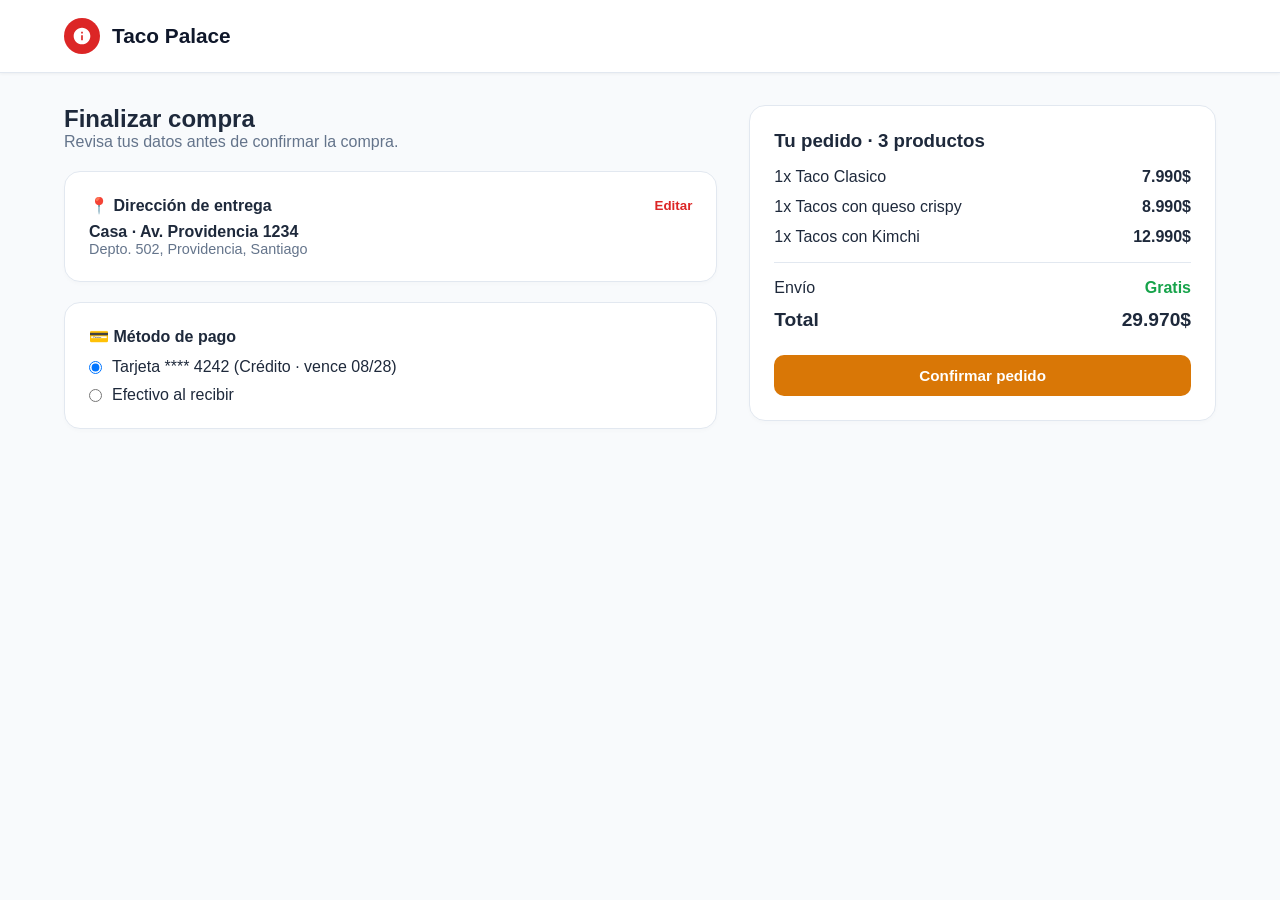
<file: static/pages/checkout.html>
<!DOCTYPE html>
<html lang="es">
<head>
  <meta charset="UTF-8">
  <meta name="viewport" content="width=device-width, initial-scale=1.0">
  <title>Taco Palace - Finalizar Compra</title>
  <link rel="stylesheet" href="../css/style.css">
</head>
<body>
  <div class="desktop-app">
    <header class="app-header">
      <div class="container header-content">
        <a href="../../index.html" class="brand-logo">
          <div class="logo-circle">
            <svg viewBox="0 0 24 24" width="20" height="20" fill="white"><path d="M12 2C6.48 2 2 6.48 2 12s4.48 10 10 10 10-4.48 10-10S17.52 2 12 2zm1 15h-2v-6h2v6zm0-8h-2V7h2v2z"/></svg>
          </div>
          <span>Taco Palace</span>
        </a>
      </div>
    </header>

    <main class="container" style="margin-top: 32px; margin-bottom: 48px;">
      <div class="desktop-two-columns">
        <div>
          <h2>Finalizar compra</h2>
          <p style="color: #64748b; margin-bottom: 20px;">Revisa tus datos antes de confirmar la compra.</p>

          <div class="card-box">
            <div style="display: flex; justify-content: space-between; align-items: center;">
              <strong>📍 Dirección de entrega</strong>
              <button style="background: none; border: none; color: #dc2626; font-weight: 700; cursor: pointer;">Editar</button>
            </div>
            <p style="margin-top: 8px;"><strong>Casa · Av. Providencia 1234</strong></p>
            <p style="color: #64748b; font-size: 0.9rem;">Depto. 502, Providencia, Santiago</p>
          </div>

          <div class="card-box" style="margin-top: 20px;">
            <strong>💳 Método de pago</strong>
            <div style="margin-top: 12px; display: flex; flex-direction: column; gap: 10px;">
              <label style="display: flex; gap: 10px; align-items: center;">
                <input type="radio" name="pay" checked> Tarjeta **** 4242 (Crédito · vence 08/28)
              </label>
              <label style="display: flex; gap: 10px; align-items: center;">
                <input type="radio" name="pay"> Efectivo al recibir
              </label>
            </div>
          </div>
        </div>

        <div class="card-box">
          <h3>Tu pedido · <span id="summary-count">3</span> productos</h3>
          <div style="margin-top: 16px; display: flex; flex-direction: column; gap: 12px;">
            <div style="display: flex; justify-content: space-between;">
              <span>1x Taco Clasico</span>
              <strong>7.990$</strong>
            </div>
            <div style="display: flex; justify-content: space-between;">
              <span>1x Tacos con queso crispy</span>
              <strong>8.990$</strong>
            </div>
            <div style="display: flex; justify-content: space-between;">
              <span>1x Tacos con Kimchi</span>
              <strong>12.990$</strong>
            </div>
          </div>
          <hr style="border: none; border-top: 1px solid #e2e8f0; margin: 16px 0;">
          <div style="display: flex; justify-content: space-between;">
            <span>Envío</span>
            <span style="color: #16a34a; font-weight: 700;">Gratis</span>
          </div>
          <div style="display: flex; justify-content: space-between; font-size: 1.2rem; font-weight: 800; margin-top: 12px;">
            <span>Total</span>
            <span id="summary-total">29.970$</span>
          </div>

          <button class="btn btn-primary btn-full" style="margin-top: 24px;" onclick="confirmOrder()">Confirmar pedido</button>
        </div>
      </div>
    </main>
  </div>
  <script src="../js/script.js"></script>
</body>
</html>
</file>
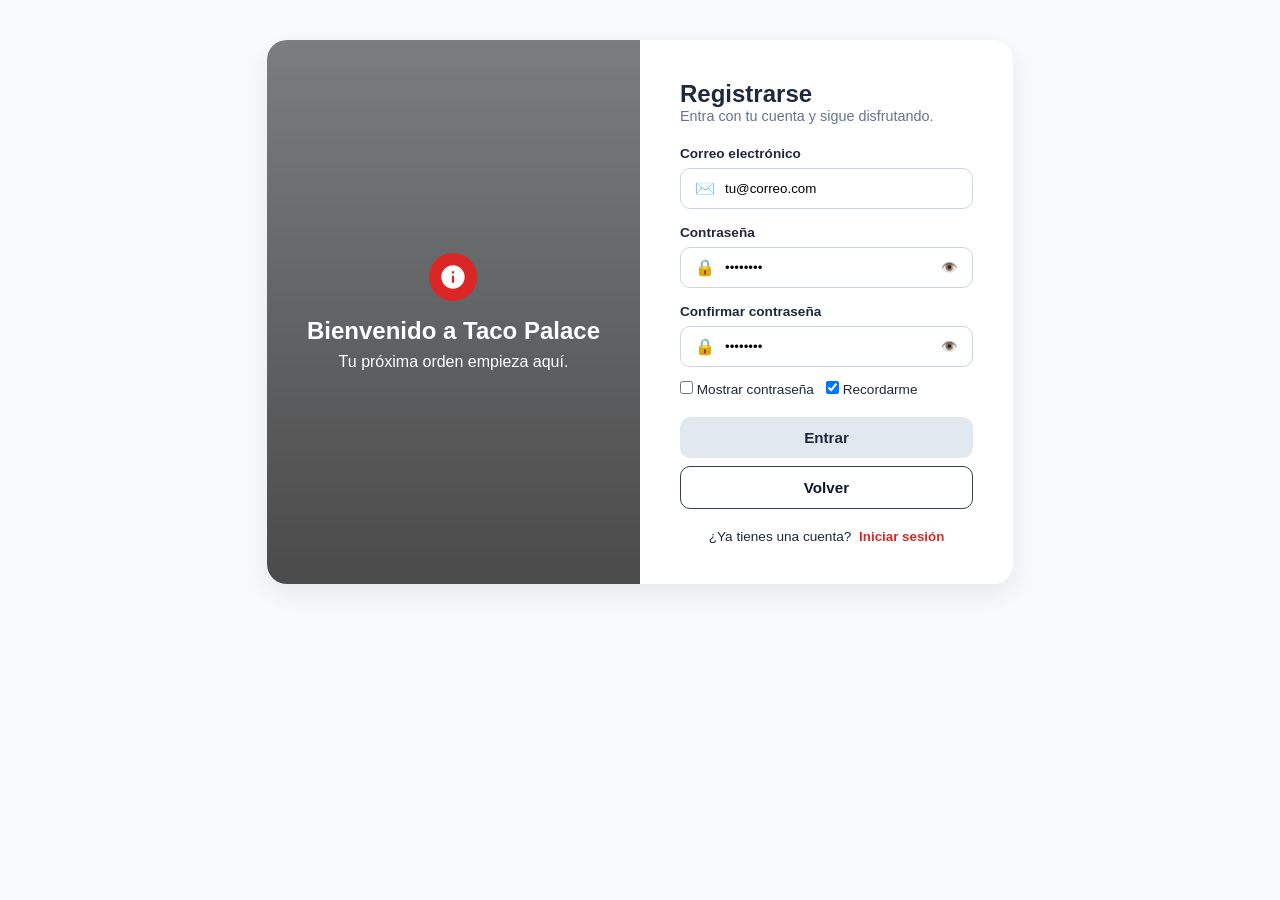
<file: static/pages/login.html>
<!DOCTYPE html>
<html lang="es">
<head>
  <meta charset="UTF-8">
  <meta name="viewport" content="width=device-width, initial-scale=1.0">
  <title>Taco Palace - Acceso</title>
  <link rel="stylesheet" href="../css/style.css">
</head>
<body>
  <div class="desktop-app">
    <div class="auth-split-container">
      <div class="auth-hero-side">
        <div class="logo-circle" style="margin: 0 auto 16px; width: 48px; height: 48px;">
          <svg viewBox="0 0 24 24" width="28" height="28" fill="white"><path d="M12 2C6.48 2 2 6.48 2 12s4.48 10 10 10 10-4.48 10-10S17.52 2 12 2zm1 15h-2v-6h2v6zm0-8h-2V7h2v2z"/></svg>
        </div>
        <h2>Bienvenido a Taco Palace</h2>
        <p style="margin-top: 8px;">Tu próxima orden empieza aquí.</p>
      </div>

      <div class="auth-form-side">
        <h2 id="auth-title">Registrarse</h2>
        <p style="color: #64748b; font-size: 0.9rem; margin-bottom: 20px;">Entra con tu cuenta y sigue disfrutando.</p>

        <form onsubmit="event.preventDefault(); handleAuth();">
          <div style="margin-bottom: 14px;">
            <label style="font-size: 0.85rem; font-weight: 600;">Correo electrónico</label>
            <div class="input-box">
              ✉️ <input type="email" id="email" value="tu@correo.com" required>
            </div>
          </div>

          <div style="margin-bottom: 14px;">
            <label style="font-size: 0.85rem; font-weight: 600;">Contraseña</label>
            <div class="input-box">
              🔒 <input type="password" id="password" value="********" required>
              <button type="button" onclick="togglePassword('password')" style="background:none; border:none; cursor:pointer;">👁️</button>
            </div>
          </div>

          <div id="confirm-pass-group" style="margin-bottom: 14px;">
            <label style="font-size: 0.85rem; font-weight: 600;">Confirmar contraseña</label>
            <div class="input-box">
              🔒 <input type="password" id="confirm-password" value="********">
              <button type="button" onclick="togglePassword('confirm-password')" style="background:none; border:none; cursor:pointer;">👁️</button>
            </div>
          </div>

          <div style="display: flex; gap: 12px; margin-bottom: 20px;">
            <label style="font-size: 0.85rem;"><input type="checkbox" onchange="toggleBothPasswords(this)"> Mostrar contraseña</label>
            <label style="font-size: 0.85rem;"><input type="checkbox" checked> Recordarme</label>
          </div>

          <button type="submit" class="btn btn-soft btn-full">Entrar</button>
          <a href="../../index.html" class="btn btn-outline btn-full" style="margin-top: 8px;">Volver</a>

          <div style="margin-top: 20px; text-align: center; font-size: 0.85rem;">
            <span id="toggle-msg">¿Ya tienes una cuenta?</span>
            <button type="button" id="toggle-mode-btn" onclick="switchAuthMode()" style="background:none; border:none; color:#dc2626; font-weight:700; cursor:pointer; margin-left: 4px;">Iniciar sesión</button>
          </div>
        </form>
      </div>
    </div>
  </div>
  <script src="../js/script.js"></script>
</body>
</html>
</file>
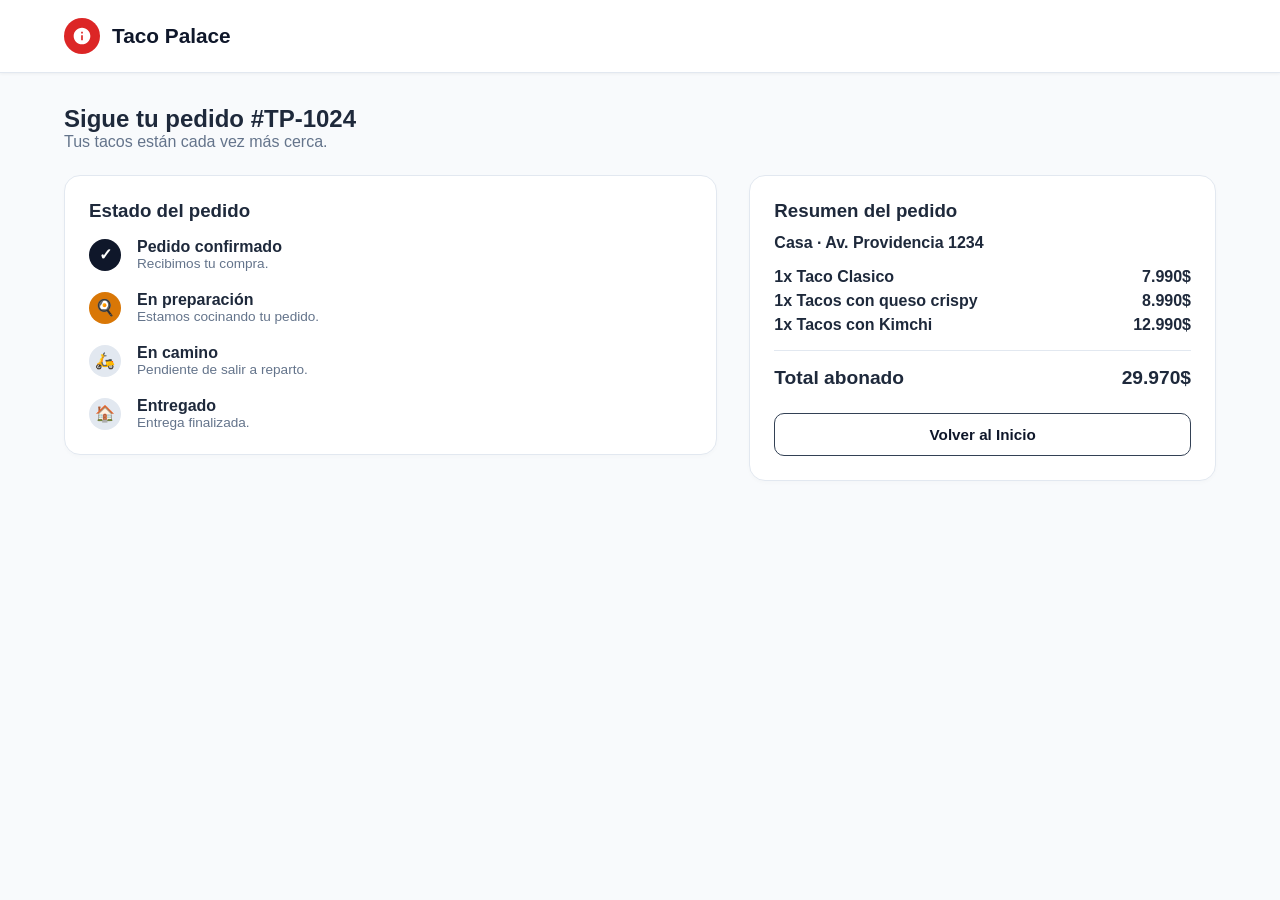
<file: static/pages/seguimiento.html>
<!DOCTYPE html>
<html lang="es">
<head>
  <meta charset="UTF-8">
  <meta name="viewport" content="width=device-width, initial-scale=1.0">
  <title>Taco Palace - Seguimiento</title>
  <link rel="stylesheet" href="../css/style.css">
</head>
<body>
  <div class="desktop-app">
    <header class="app-header">
      <div class="container header-content">
        <a href="../../index.html" class="brand-logo">
          <div class="logo-circle">
            <svg viewBox="0 0 24 24" width="20" height="20" fill="white"><path d="M12 2C6.48 2 2 6.48 2 12s4.48 10 10 10 10-4.48 10-10S17.52 2 12 2zm1 15h-2v-6h2v6zm0-8h-2V7h2v2z"/></svg>
          </div>
          <span>Taco Palace</span>
        </a>
      </div>
    </header>

    <main class="container" style="margin-top: 32px; margin-bottom: 48px;">
      <h2>Sigue tu pedido #TP-1024</h2>
      <p style="color: #64748b;">Tus tacos están cada vez más cerca.</p>

      <div class="desktop-two-columns" style="margin-top: 24px;">
        <div>
          <div class="card-box">
            <h3>Estado del pedido</h3>
            <div class="stepper-timeline">
              <div class="step-row completed">
                <div class="step-badge">✓</div>
                <div><strong>Pedido confirmado</strong><p style="color: #64748b; font-size: 0.85rem;">Recibimos tu compra.</p></div>
              </div>
              <div class="step-row active">
                <div class="step-badge">🍳</div>
                <div><strong>En preparación</strong><p style="color: #64748b; font-size: 0.85rem;">Estamos cocinando tu pedido.</p></div>
              </div>
              <div class="step-row">
                <div class="step-badge">🛵</div>
                <div><strong>En camino</strong><p style="color: #64748b; font-size: 0.85rem;">Pendiente de salir a reparto.</p></div>
              </div>
              <div class="step-row">
                <div class="step-badge">🏠</div>
                <div><strong>Entregado</strong><p style="color: #64748b; font-size: 0.85rem;">Entrega finalizada.</p></div>
              </div>
            </div>
          </div>
        </div>

        <div class="card-box">
          <h3>Resumen del pedido</h3>
          <p style="margin-top: 12px;"><strong>Casa · Av. Providencia 1234</strong></p>
          <div style="margin-top: 16px; font-weight: 700;">
            <div style="display: flex; justify-content: space-between; margin-bottom: 6px;"><span>1x Taco Clasico</span><span>7.990$</span></div>
            <div style="display: flex; justify-content: space-between; margin-bottom: 6px;"><span>1x Tacos con queso crispy</span><span>8.990$</span></div>
            <div style="display: flex; justify-content: space-between; margin-bottom: 6px;"><span>1x Tacos con Kimchi</span><span>12.990$</span></div>
          </div>
          <hr style="border: none; border-top: 1px solid #e2e8f0; margin: 16px 0;">
          <div style="display: flex; justify-content: space-between; font-size: 1.2rem; font-weight: 800;">
            <span>Total abonado</span>
            <span>29.970$</span>
          </div>
          <a href="../../index.html" class="btn btn-outline btn-full" style="margin-top: 24px;">Volver al Inicio</a>
        </div>
      </div>
    </main>
  </div>
  <script src="../js/script.js"></script>
</body>
</html>
</file>
<file: static/css/style.css>
/* Base Desktop Styling */
* {
  box-sizing: border-box;
  margin: 0;
  padding: 0;
  font-family: -apple-system, BlinkMacSystemFont, "Segoe UI", Roboto, Oxygen, Ubuntu, Cantarell, sans-serif;
}

body {
  background-color: #f8fafc;
  color: #1e293b;
  min-height: 100vh;
  display: flex;
  flex-direction: column;
}

.desktop-app {
  width: 100%;
  min-height: 100vh;
  display: flex;
  flex-direction: column;
}

.container {
  width: 100%;
  max-width: 1200px;
  margin: 0 auto;
  padding: 0 24px;
}

/* Header Navbar */
.app-header {
  background-color: #ffffff;
  border-bottom: 1px solid #e2e8f0;
  position: sticky;
  top: 0;
  z-index: 100;
  box-shadow: 0 1px 3px rgba(0,0,0,0.05);
}

.header-content {
  height: 72px;
  display: flex;
  align-items: center;
  justify-content: space-between;
}

.brand-logo {
  display: flex;
  align-items: center;
  gap: 12px;
  text-decoration: none;
  color: #0f172a;
  font-weight: 800;
  font-size: 1.3rem;
}

.logo-circle {
  width: 36px;
  height: 36px;
  border-radius: 50%;
  background-color: #dc2626;
  display: flex;
  align-items: center;
  justify-content: center;
}

.nav-links {
  display: flex;
  align-items: center;
  gap: 28px;
}

.nav-link {
  text-decoration: none;
  color: #475569;
  font-weight: 600;
  font-size: 0.95rem;
  transition: color 0.2s;
}

.nav-link:hover {
  color: #dc2626;
}

.cart-link-btn {
  display: flex;
  align-items: center;
  gap: 10px;
  background-color: #f1f5f9;
  padding: 8px 16px;
  border-radius: 20px;
  text-decoration: none;
  color: #0f172a;
  font-weight: 700;
}

.cart-badge {
  background-color: #dc2626;
  color: white;
  border-radius: 50%;
  width: 22px;
  height: 22px;
  display: flex;
  align-items: center;
  justify-content: center;
  font-size: 0.75rem;
}

/* Hero Section */
.hero-section {
  margin: 24px 0;
  height: 260px;
  border-radius: 20px;
  background: linear-gradient(rgba(0,0,0,0.6), rgba(0,0,0,0.4)), url('https://images.unsplash.com/photo-1565299585323-38d6b0865b47?auto=format&fit=crop&w=1400&q=80');
  background-size: cover;
  background-position: center;
  display: flex;
  align-items: center;
  padding: 0 40px;
  color: white;
}

.hero-text h1 {
  font-size: 2.2rem;
  font-weight: 800;
}

.hero-text p {
  font-size: 1.1rem;
  margin: 8px 0 20px;
  opacity: 0.9;
}

/* Layout Grids */
.desktop-grid-3 {
  display: grid;
  grid-template-columns: repeat(3, 1fr);
  gap: 24px;
}

.desktop-grid-6 {
  display: grid;
  grid-template-columns: repeat(6, 1fr);
  gap: 16px;
}

.desktop-two-columns {
  display: grid;
  grid-template-columns: 1.4fr 1fr;
  gap: 32px;
  align-items: start;
}

/* Cards */
.card-box {
  background-color: #ffffff;
  border: 1px solid #e2e8f0;
  border-radius: 16px;
  padding: 24px;
  box-shadow: 0 2px 4px rgba(0,0,0,0.02);
}

.category-card {
  background-color: #ffffff;
  border: 1px solid #e2e8f0;
  border-radius: 14px;
  padding: 12px;
  text-align: center;
  text-decoration: none;
  color: #334155;
  font-weight: 700;
  transition: transform 0.2s, border-color 0.2s;
}

.category-card:hover, .category-card.active {
  border-color: #dc2626;
  transform: translateY(-2px);
}

.category-card img {
  width: 100%;
  height: 90px;
  object-fit: cover;
  border-radius: 10px;
  margin-bottom: 8px;
}

.product-card {
  background-color: #ffffff;
  border: 1px solid #e2e8f0;
  border-radius: 16px;
  overflow: hidden;
  display: flex;
  flex-direction: column;
  justify-content: space-between;
}

.product-card-img {
  width: 100%;
  height: 180px;
  object-fit: cover;
}

.product-card-content {
  padding: 20px;
  display: flex;
  flex-direction: column;
  flex: 1;
}

.product-card-content h3 {
  font-size: 1.2rem;
  color: #0f172a;
}

.product-card-content p {
  color: #64748b;
  font-size: 0.9rem;
  margin: 8px 0 16px;
  flex: 1;
}

.product-card-footer {
  display: flex;
  justify-content: space-between;
  align-items: center;
  margin-top: 8px;
}

.price-tag {
  font-size: 1.2rem;
  font-weight: 800;
  color: #0f172a;
}

/* Status Banner */
.status-banner-beige {
  background-color: #f1e7e7;
  border-radius: 16px;
  padding: 20px;
  display: flex;
  justify-content: space-between;
  align-items: center;
  margin: 24px 0;
}

/* Form inputs & Buttons */
.btn {
  display: inline-flex;
  align-items: center;
  justify-content: center;
  padding: 12px 24px;
  border-radius: 10px;
  font-weight: 700;
  font-size: 0.95rem;
  cursor: pointer;
  text-decoration: none;
  border: none;
}

.btn-primary { background-color: #d97706; color: white; }
.btn-outline { background-color: #ffffff; border: 1.5px solid #334155; color: #0f172a; }
.btn-soft { background-color: #e2e8f0; color: #1e293b; }
.btn-full { width: 100%; }

.input-search-bar {
  display: flex;
  align-items: center;
  background-color: white;
  border: 1.5px solid #cbd5e1;
  border-radius: 30px;
  padding: 12px 20px;
  gap: 12px;
  width: 100%;
  margin: 20px 0;
}

.input-search-bar input {
  border: none;
  outline: none;
  width: 100%;
  font-size: 1rem;
}

.filter-pills {
  display: flex;
  gap: 12px;
  margin-bottom: 24px;
}

.pill {
  padding: 8px 18px;
  border-radius: 20px;
  border: 1px solid #cbd5e1;
  background: white;
  font-weight: 600;
  cursor: pointer;
}

.pill.active { border-color: #dc2626; color: #dc2626; }

/* Product Details View */
.product-detail-image-box img {
  width: 100%;
  height: 420px;
  object-fit: cover;
  border-radius: 20px;
}

.salsa-btn-group {
  display: flex;
  gap: 12px;
  margin-top: 10px;
}

.salsa-btn {
  padding: 8px 20px;
  border-radius: 20px;
  border: 1px solid #cbd5e1;
  background: white;
  cursor: pointer;
  font-weight: 600;
}

.salsa-btn.active { border-color: #dc2626; color: #dc2626; }

.qty-picker {
  display: flex;
  align-items: center;
  gap: 16px;
  margin-top: 10px;
}

.qty-btn {
  width: 38px;
  height: 38px;
  border-radius: 50%;
  border: 1px solid #0f172a;
  background: none;
  font-size: 1.2rem;
  cursor: pointer;
}

/* Stepper */
.stepper-timeline {
  display: flex;
  flex-direction: column;
  gap: 20px;
  margin-top: 16px;
}

.step-row {
  display: flex;
  gap: 16px;
  align-items: center;
}

.step-badge {
  width: 32px;
  height: 32px;
  border-radius: 50%;
  background-color: #e2e8f0;
  display: flex;
  align-items: center;
  justify-content: center;
  font-weight: 700;
}

.step-row.completed .step-badge { background-color: #0f172a; color: white; }
.step-row.active .step-badge { background-color: #d97706; color: white; }

/* Login split view */
.auth-split-container {
  max-width: 900px;
  margin: 40px auto;
  display: grid;
  grid-template-columns: 1fr 1fr;
  border-radius: 20px;
  overflow: hidden;
  box-shadow: 0 10px 30px rgba(0,0,0,0.08);
}

.auth-hero-side {
  background: linear-gradient(rgba(0,0,0,0.5), rgba(0,0,0,0.7)), url('https://images.unsplash.com/photo-1551504734-5ee1c4a1479b?auto=format&fit=crop&w=600&q=80');
  background-size: cover;
  color: white;
  padding: 40px;
  display: flex;
  flex-direction: column;
  justify-content: center;
  text-align: center;
}

.auth-form-side {
  background-color: white;
  padding: 40px;
}

.input-box {
  display: flex;
  align-items: center;
  border: 1px solid #cbd5e1;
  border-radius: 10px;
  padding: 10px 14px;
  gap: 10px;
  margin-top: 6px;
}

.input-box input {
  border: none;
  outline: none;
  width: 100%;
}

.footer {
  margin-top: auto;
  background-color: #ffffff;
  border-top: 1px solid #e2e8f0;
  padding: 24px 0;
  text-align: center;
  color: #64748b;
  font-size: 0.9rem;
}
</file>
